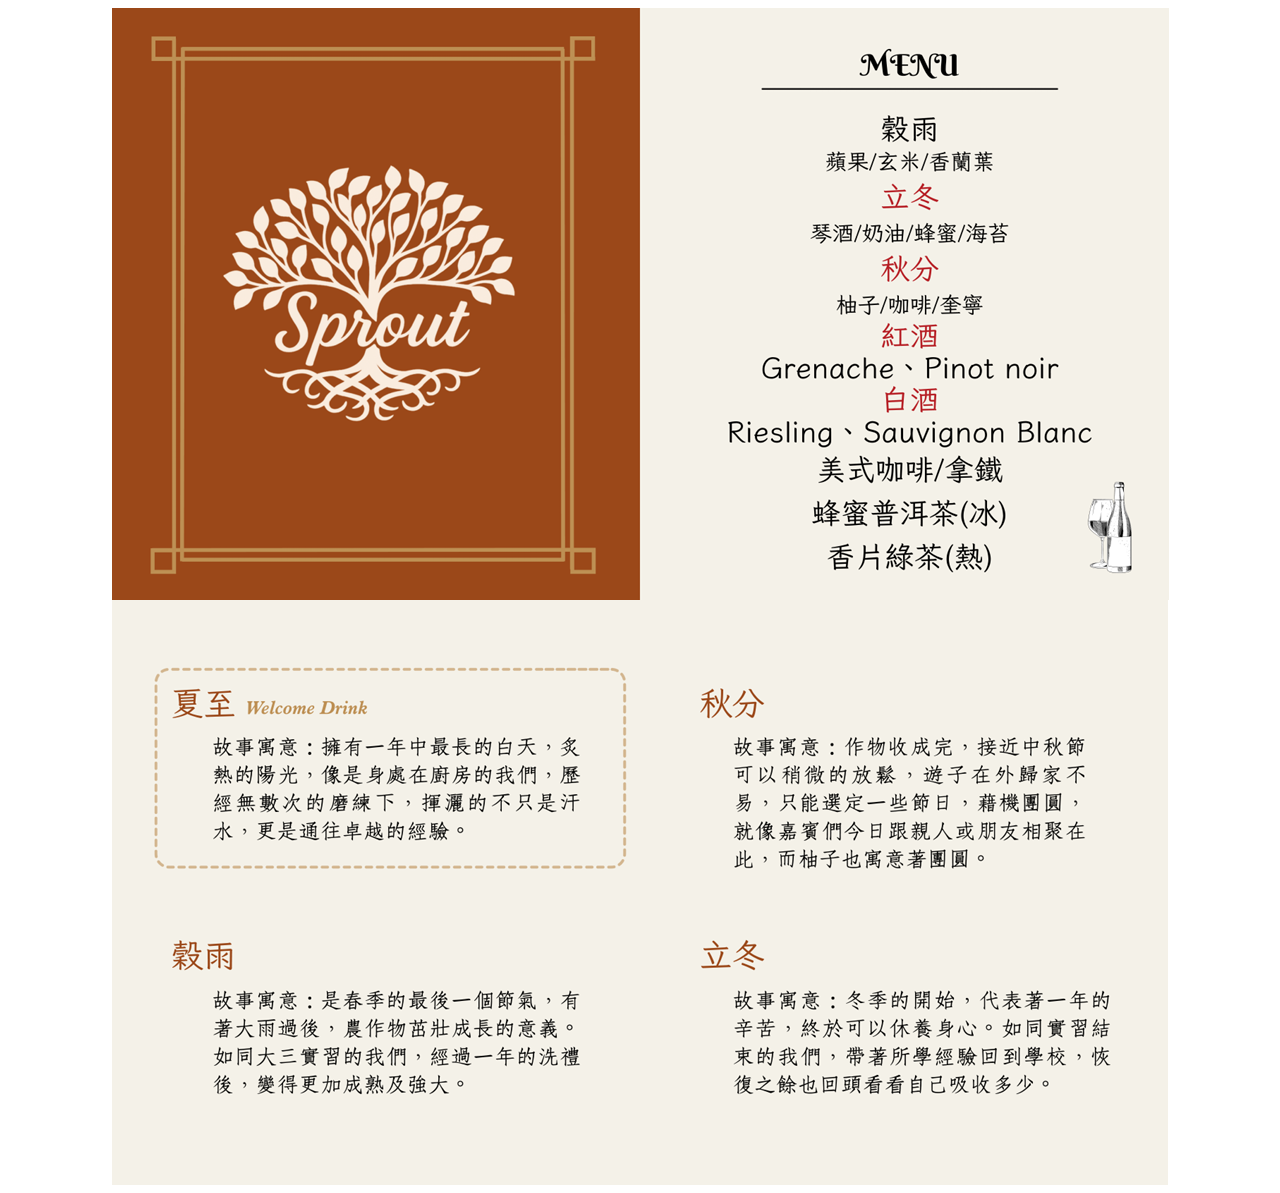
<file: 網頁設計/index.html>
<!DOCTYPE html>
<html lang="zh-Tw">
<head>
    <meta charset="UTF-8">
    <meta name="viewport" content="width=device-width, initial-scale=1.0">
    <title>Sprout</title>
    <link rel="stylesheet" href="style.css">
</head>
<body>
    <img src="圖片\螢幕擷取畫面 2025-10-25 201519.png" alt="Spourt菜單">
<img src="圖片\螢幕擷取畫面 2025-10-25 201546.png" alt="調酒故事寓意">
</body>
</html>
</file>
<file: 網頁設計/style.css>
/* 讓圖片不超出容器大小 */
img {
  max-width: 100%;
  height: auto;
  display: block;
  margin: 0 auto; /* 如果想置中 */
}

/* RWD：手機時圖片占滿螢幕 */
@media screen and (max-width: 768px) {
  img {
    width: 100%;
  }
}
</file>
